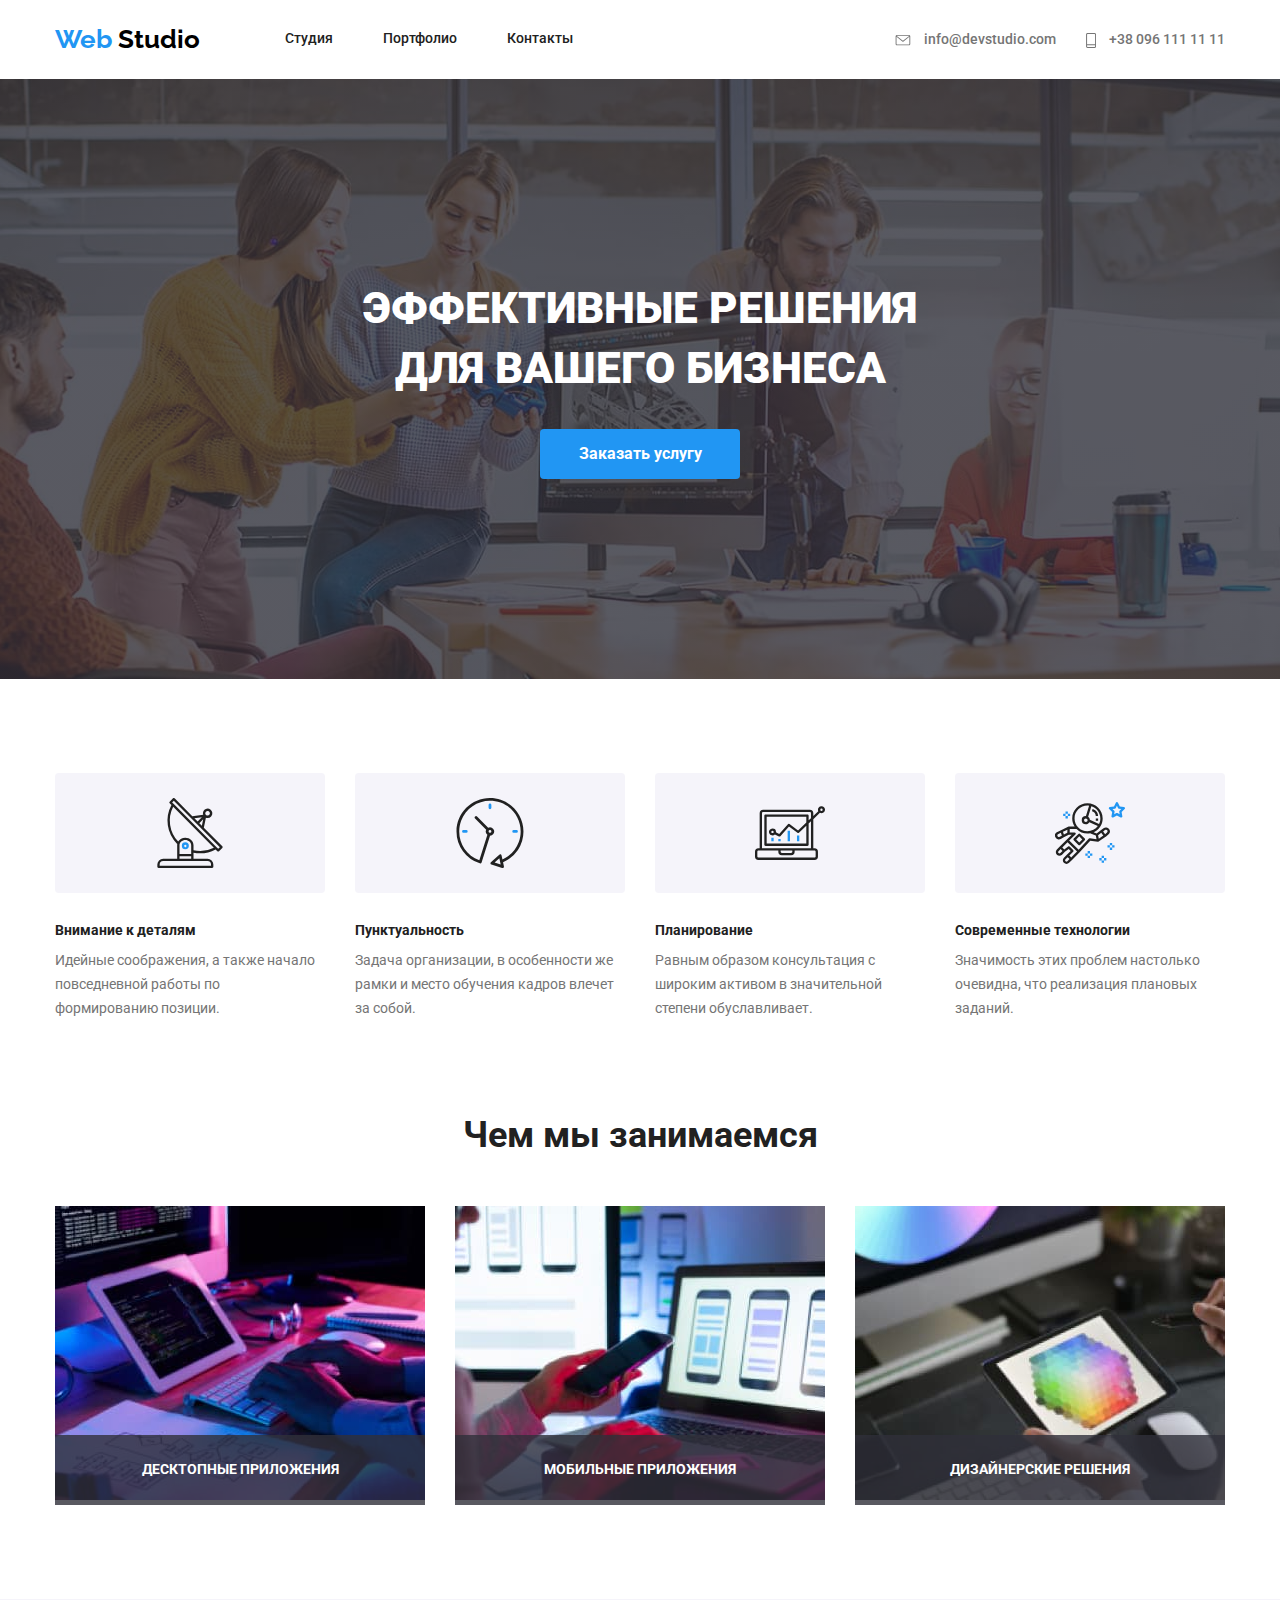
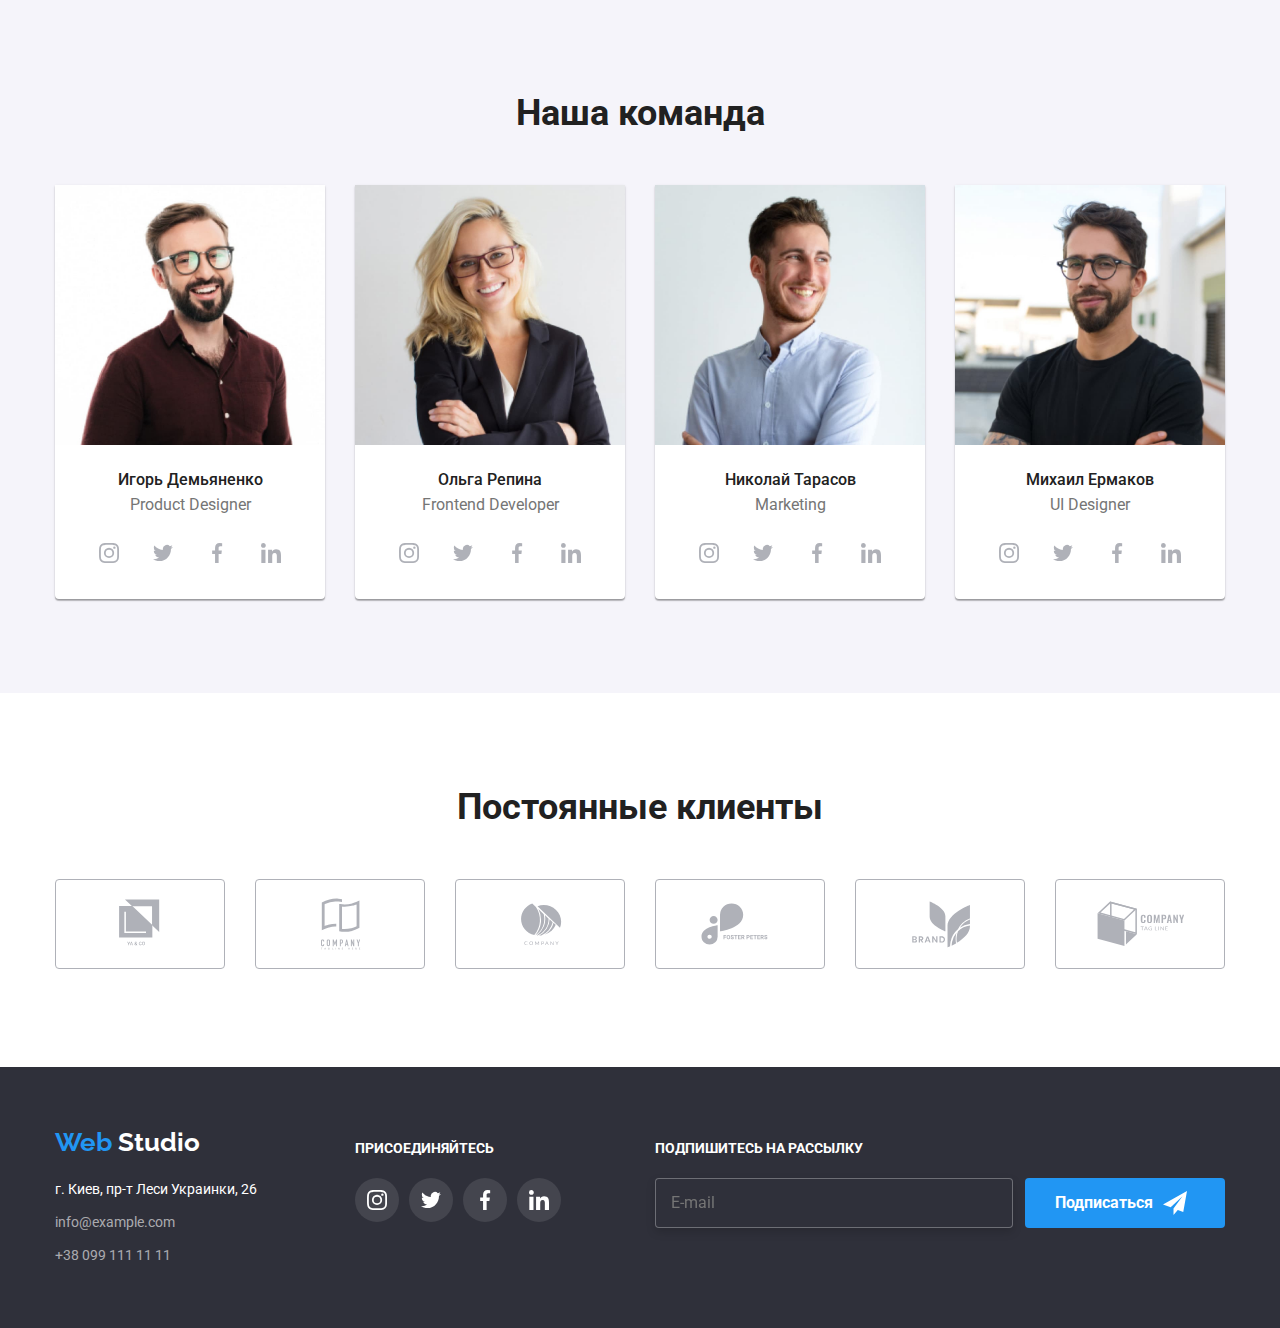
<file: index.html>
<!DOCTYPE html>
<html lang="en">
  <head>
    <meta charset="UTF-8" />
    <meta name="viewport" content="width=device-width, initial-scale=1.0" />
    <title>Студия</title>
    <link
      href="https://fonts.googleapis.com/css2?family=Raleway:wght@700&family=Roboto:wght@400;500;700;900&display=swap"
      rel="stylesheet"
    />
    <link
      rel="stylesheet"
      href="https://cdnjs.cloudflare.com/ajax/libs/modern-normalize/0.7.0/modern-normalize.min.css"
    />
    <link rel="stylesheet" href="./css/main.min.css" />
  </head>
  <body>
    <!--Шапка сайта-->

    <header>
      <div class="conteiner">
        <nav class="main-nav">
          <a href="" class="logo"
            >Web <span class="top-color-logo"> Studio</span>
          </a>

          <ul class="site-nav-list">
            <li class="item">
              <a href="" class="nav-link">Студия</a>
            </li>
            <li class="item">
              <a href="./portfolio.html" class="nav-link">Портфолио</a>
            </li>
            <li class="item"><a href="" class="nav-link">Контакты</a></li>
          </ul>

          <ul class="list">
            <li class="item">
              <a href="" class="mail">
                <svg class="icon-contacts" width="16" height="11">
                  <use href="./images/icons/sprite.svg#icon-logomail"></use>
                </svg>
                info@devstudio.com
              </a>
            </li>
            <li class="item">
              <a href="" class="tel">
                <svg class="icon-contacts" width="10" height="15">
                  <use href="./images/icons/sprite.svg#icon-logophone"></use>
                </svg>
                +38 096 111 11 11
              </a>
            </li>
          </ul>
        </nav>
      </div>
    </header>
    <main>
      <!--Герой-->

      <div class="overlay">
        <div class="conteiner">
          <section class="section">
            <h1 class="top-tittle">
              ЭФФЕКТИВНЫЕ РЕШЕНИЯ<br />
              ДЛЯ ВАШЕГО БИЗНЕСА
            </h1>
            <button data-modal-open class="tittle-button">
              Заказать услугу
            </button>
          </section>
        </div>
      </div>

      <!--Преимущества-->

      <section>
        <div class="conteiner features-conteiner">
          <h2 class="visually-hidden">Преимущества</h2>
          <ul class="features">
            <li class="item icon-attention">
              <h3>Внимание к деталям</h3>
              <p class="text">
                Идейные соображения, а также начало повседневной работы по
                формированию позиции.
              </p>
            </li>
            <li class="item icon-punctuality">
              <h3>Пунктуальность</h3>
              <p class="text">
                Задача организации, в особенности же рамки и место обучения
                кадров влечет за собой.
              </p>
            </li>
            <li class="item icon-planning">
              <h3>Планирование</h3>
              <p class="text">
                Равным образом консультация с широким активом в значительной
                степени обуславливает.
              </p>
            </li>
            <li class="item icon-technologies">
              <h3>Современные технологии</h3>
              <p class="text">
                Значимость этих проблем настолько очевидна, что реализация
                плановых заданий.
              </p>
            </li>
          </ul>
        </div>
      </section>

      <!--Чем мы занимаемся-->

      <section>
        <div class="conteiner">
          <h2 class="tittle">Чем мы занимаемся</h2>
          <ul class="projects-item">
            <li class="projects-elements">
              <div class="box-image">
                <img
                  src="./images/Desktop-applications.jpg"
                  alt=""
                  width="370"
                />
                <div class="text-position">
                  <h3 class="projects">ДЕСКТОПНЫЕ ПРИЛОЖЕНИЯ</h3>
                </div>
              </div>
            </li>
            <li class="projects-elements">
              <div class="box-image">
                <img
                  src="./images/Mobile-applications.jpg"
                  alt=""
                  width="370"
                />
                <div class="text-position">
                  <h3 class="projects">МОБИЛЬНЫЕ ПРИЛОЖЕНИЯ</h3>
                </div>
              </div>
            </li>
            <li class="projects-elements">
              <div class="box-image">
                <img src="./images/Design-Solutions.jpg" alt="" width="370" />
                <div class="text-position">
                  <h3 class="projects">ДИЗАЙНЕРСКИЕ РЕШЕНИЯ</h3>
                </div>
              </div>
            </li>
          </ul>
        </div>
      </section>

      <!--Наша команда-->

      <section class="team">
        <div class="conteiner">
          <h2 class="tittle">Наша команда</h2>

          <ul class="team-item">
            <li class="team-element">
              <img src="./images/Игорь-Демьяненко.jpg" alt="" width="270" />
              <h3 class="names">Игорь Демьяненко</h3>
              <p class="names-text">Product Designer</p>
              <ul class="social-links">
                <li class="social-element">
                  <a href="" class="social-icons-link">
                    <svg class="social-icon" width="20" height="20">
                      <use
                        href="./images/icons/sprite.svg#icon-instagram"
                      ></use>
                    </svg>
                  </a>
                </li>
                <li class="social-element">
                  <a href="" class="social-icons-link">
                    <svg class="social-icon" width="20" height="20">
                      <use href="./images/icons/sprite.svg#icon-twitter"></use>
                    </svg>
                  </a>
                </li>
                <li class="social-element">
                  <a href="" class="social-icons-link">
                    <svg class="social-icon" width="20" height="20">
                      <use href="./images/icons/sprite.svg#icon-facebook"></use>
                    </svg>
                  </a>
                </li>
                <li class="social-element">
                  <a href="" class="social-icons-link">
                    <svg class="social-icon" width="20" height="20">
                      <use href="./images/icons/sprite.svg#icon-linkedin"></use>
                    </svg>
                  </a>
                </li>
              </ul>
            </li>
            <li class="team-element">
              <img src="./images/Ольга-Репина.jpg" alt="" width="270" />
              <h3 class="names">Ольга Репина</h3>
              <p class="names-text">Frontend Developer</p>
              <ul class="social-links">
                <li class="social-element">
                  <a href="" class="social-icons-link">
                    <svg class="social-icon" width="20" height="20">
                      <use
                        href="./images/icons/sprite.svg#icon-instagram"
                      ></use>
                    </svg>
                  </a>
                </li>
                <li class="social-element">
                  <a href="" class="social-icons-link">
                    <svg class="social-icon" width="20" height="20">
                      <use href="./images/icons/sprite.svg#icon-twitter"></use>
                    </svg>
                  </a>
                </li>
                <li class="social-element">
                  <a href="" class="social-icons-link">
                    <svg class="social-icon" width="20" height="20">
                      <use href="./images/icons/sprite.svg#icon-facebook"></use>
                    </svg>
                  </a>
                </li>
                <li class="social-element">
                  <a href="" class="social-icons-link">
                    <svg class="social-icon" width="20" height="20">
                      <use href="./images/icons/sprite.svg#icon-linkedin"></use>
                    </svg>
                  </a>
                </li>
              </ul>
            </li>
            <li class="team-element">
              <img src="./images/Николай-Тарасов.jpg" alt="" width="270" />
              <h3 class="names">Николай Тарасов</h3>
              <p class="names-text">Marketing</p>
              <ul class="social-links">
                <li class="social-element">
                  <a href="" class="social-icons-link">
                    <svg class="social-icon" width="20" height="20">
                      <use
                        href="./images/icons/sprite.svg#icon-instagram"
                      ></use>
                    </svg>
                  </a>
                </li>
                <li class="social-element">
                  <a href="" class="social-icons-link">
                    <svg class="social-icon" width="20" height="20">
                      <use href="./images/icons/sprite.svg#icon-twitter"></use>
                    </svg>
                  </a>
                </li>
                <li class="social-element">
                  <a href="" class="social-icons-link">
                    <svg class="social-icon" width="20" height="20">
                      <use href="./images/icons/sprite.svg#icon-facebook"></use>
                    </svg>
                  </a>
                </li>
                <li class="social-element">
                  <a href="" class="social-icons-link">
                    <svg class="social-icon" width="20" height="20">
                      <use href="./images/icons/sprite.svg#icon-linkedin"></use>
                    </svg>
                  </a>
                </li>
              </ul>
            </li>
            <li class="team-element">
              <img src="./images/Михаил-Ермаков.jpg" alt="" width="270" />
              <h3 class="names">Михаил Ермаков</h3>
              <p class="names-text">UI Designer</p>
              <ul class="social-links">
                <li class="social-element">
                  <a href="" class="social-icons-link">
                    <svg class="social-icon" width="20" height="20">
                      <use
                        href="./images/icons/sprite.svg#icon-instagram"
                      ></use>
                    </svg>
                  </a>
                </li>
                <li class="social-element">
                  <a href="" class="social-icons-link">
                    <svg class="social-icon" width="20" height="20">
                      <use href="./images/icons/sprite.svg#icon-twitter"></use>
                    </svg>
                  </a>
                </li>
                <li class="social-element">
                  <a href="" class="social-icons-link">
                    <svg class="social-icon" width="20" height="20">
                      <use href="./images/icons/sprite.svg#icon-facebook"></use>
                    </svg>
                  </a>
                </li>
                <li class="social-element">
                  <a href="" class="social-icons-link">
                    <svg class="social-icon" width="20" height="20">
                      <use href="./images/icons/sprite.svg#icon-linkedin"></use>
                    </svg>
                  </a>
                </li>
              </ul>
            </li>
          </ul>
        </div>
      </section>

      <!--Постоянные клиенты-->

      <section class="clients">
        <div class="conteiner">
          <h2 class="tittle">Постоянные клиенты</h2>
          <ul class="clients-item">
            <li class="clients-element">
              <a href="" class="clients-icons-link">
                <svg class="clients-icon" width="170" height="90">
                  <use href="./images/icons/sprite.svg#icon-Client-1"></use>
                </svg>
              </a>
            </li>
            <li class="clients-element">
              <a href="" class="clients-icons-link">
                <svg class="clients-icon" width="170" height="90">
                  <use href="./images/icons/sprite.svg#icon-Client-2"></use>
                </svg>
              </a>
            </li>
            <li class="clients-element">
              <a href="" class="clients-icons-link">
                <svg class="clients-icon" width="170" height="90">
                  <use href="./images/icons/sprite.svg#icon-Client-3"></use>
                </svg>
              </a>
            </li>
            <li class="clients-element">
              <a href="" class="clients-icons-link">
                <svg class="clients-icon" width="170" height="90">
                  <use href="./images/icons/sprite.svg#icon-Client-4"></use>
                </svg>
              </a>
            </li>
            <li class="clients-element">
              <a href="" class="clients-icons-link">
                <svg class="clients-icon" width="170" height="90">
                  <use href="./images/icons/sprite.svg#icon-Client-5"></use>
                </svg>
              </a>
            </li>
            <li class="clients-element">
              <a href="" class="clients-icons-link">
                <svg class="clients-icon" width="170" height="90">
                  <use href="./images/icons/sprite.svg#icon-Client-6"></use>
                </svg>
              </a>
            </li>
          </ul>
        </div>
      </section>
    </main>

    <footer>
      <div class="conteiner footer-flex">
        <div class="adress-block">
          <a href="" class="logo"
            >Web<span class="footer-color-logo"> Studio</span></a
          >
          <address>
            <ul class="adress-list">
              <li class="adress-item adress-prime">
                <a href=""
                  ><span class="footer-adress"
                    >г. Киев, пр-т Леси Украинки, 26</span
                  ><br
                /></a>
              </li>
              <li class="adress-item">
                <a href="" class="footer-mail">info@example.com</a><br />
              </li>
              <li class="adress-item">
                <a href="" class="footer-mail">+38 099 111 11 11</a>
              </li>
            </ul>
          </address>
        </div>
        <div class="social-links-block">
          <b>присоединяйтесь</b>
          <ul class="social-links footer-social">
            <li class="social-element-footer">
              <a href="" class="social-icons-link footer-links">
                <svg class="social-icon footer-icon" width="20" height="20">
                  <use href="./images/icons/sprite.svg#icon-instagram"></use>
                </svg>
              </a>
            </li>
            <li class="social-element-footer">
              <a href="" class="social-icons-link footer-links">
                <svg class="social-icon footer-icon" width="20" height="20">
                  <use href="./images/icons/sprite.svg#icon-twitter"></use>
                </svg>
              </a>
            </li>
            <li class="social-element-footer">
              <a href="" class="social-icons-link footer-links">
                <svg class="social-icon footer-icon" width="20" height="20">
                  <use href="./images/icons/sprite.svg#icon-facebook"></use>
                </svg>
              </a>
            </li>
            <li class="social-element-footer">
              <a href="" class="social-icons-link footer-links">
                <svg class="social-icon footer-icon" width="20" height="20">
                  <use href="./images/icons/sprite.svg#icon-linkedin"></use>
                </svg>
              </a>
            </li>
          </ul>
        </div>

        <form class="form">
          <b>ПОДПИШИТЕСЬ НА РАССЫЛКУ</b>

          <div class="email-box">
            <div class="form-element">
              <label for="mail"></label>
              <input type="email" name="mail" id="mail" placeholder="E-mail" />
            </div>
            <button class="tittle-button footer-button">
              Подписаться
              <svg class="button-sign" width="24" height="24">
                <use href="./images/icons/sprite.svg#icon-sign"></use>
              </svg>
            </button>
          </div>
        </form>
      </div>
    </footer>
    <div class="backdrop is-hidden" data-modal>
      <div class="modal">
        <form class="modal-form">
          <b>Оставьте свои данные, мы вам перезвоним</b>
          <div class="form-field modal-top">
            <label class="label-text" for="name">Имя</label>
            <input class="contact-about-us" type="text" name="name" id="name" />
            <svg class="modal-icon" width="12" height="12">
              <use href="./images/icons/sprite.svg#icon-modal-name"></use>
            </svg>
          </div>
          <div class="form-field">
            <label class="label-text" for="tel">Телефон</label>
            <input class="contact-about-us" type="tel" name="tel" id="tel" />
            <svg class="modal-icon" width="13" height="13">
              <use href="./images/icons/sprite.svg#icon-modal-tel"></use>
            </svg>
          </div>
          <div class="form-field">
            <label class="label-text" for="mail">Почта</label>
            <input
              class="contact-about-us"
              type="email"
              name="mail"
              id="mail"
            />
            <svg class="modal-icon" width="15" height="12">
              <use href="./images/icons/sprite.svg#icon-modal-mail"></use>
            </svg>
          </div>
          <div class="form-field">
            <label for="comment" class="label-text">Комментарий</label>
            <textarea
              name="comment"
              id="comment"
              rows="8"
              placeholder="Введите текст"
            ></textarea>
          </div>
          <div class="form-field">
            <label>
              <input class="checkbox" type="checkbox" name="accept" />
              <span class="checkbox-icon"></span>
              <span class="license">
                Соглашаюсь с рассылкой и принимаю
                <a class="license-link" href=""> Условия договора </a></span
              >
            </label>
          </div>
          <button class="tittle-button mod">Отправить</button>
        </form>

        <button data-modal-close class="btn-close">
          <svg width="11" height="11">
            <use href="./images/icons/sprite.svg#icon-close"></use>
          </svg>
        </button>
      </div>
      <script src="./js/modal.js"></script>
      <script>
        (() => {
          document
            .querySelector(".js-speaker-form")
            .addEventListener("submit", (e) => {
              e.preventDefault();

              new FormData(e.currentTarget).forEach((value, name) =>
                console.log(`${name}: ${value}`)
              );

              e.currentTarget.reset();
            });
        })();
      </script>
    </div>
  </body>
</html>
</file>
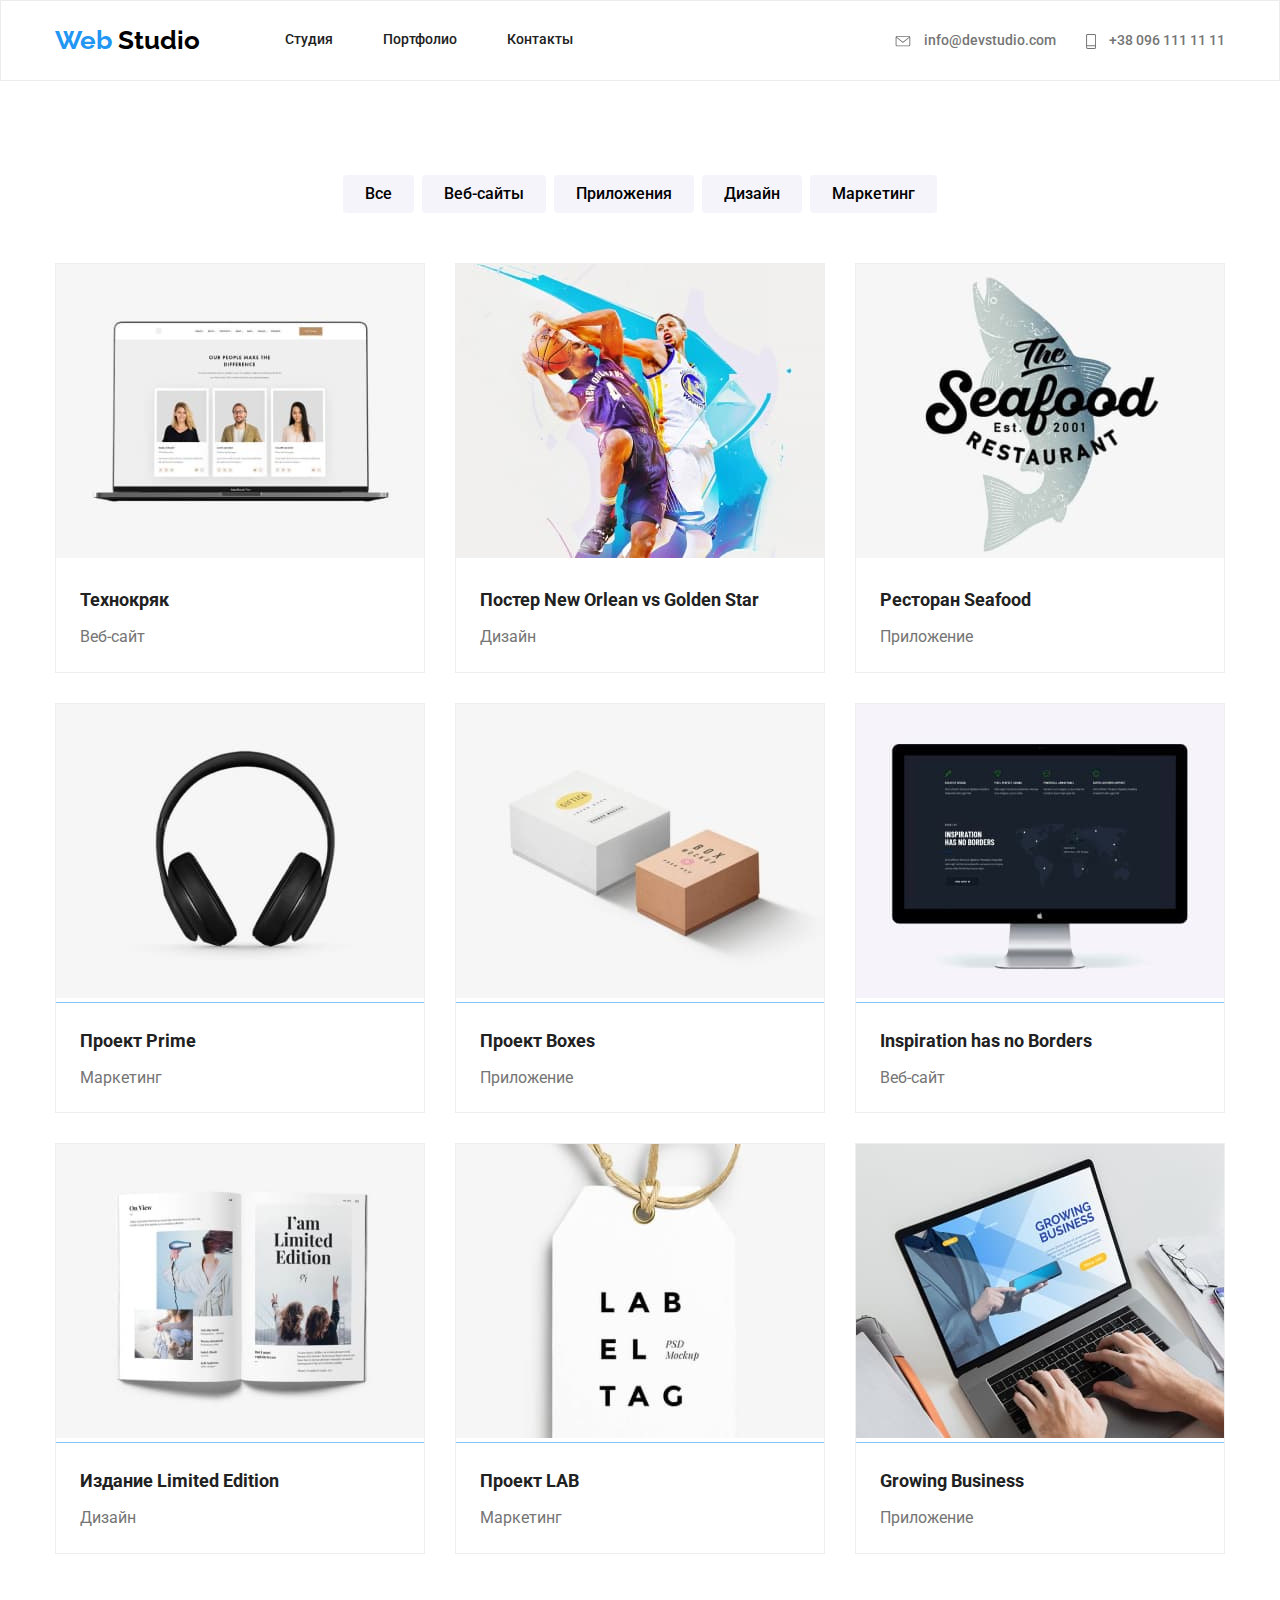
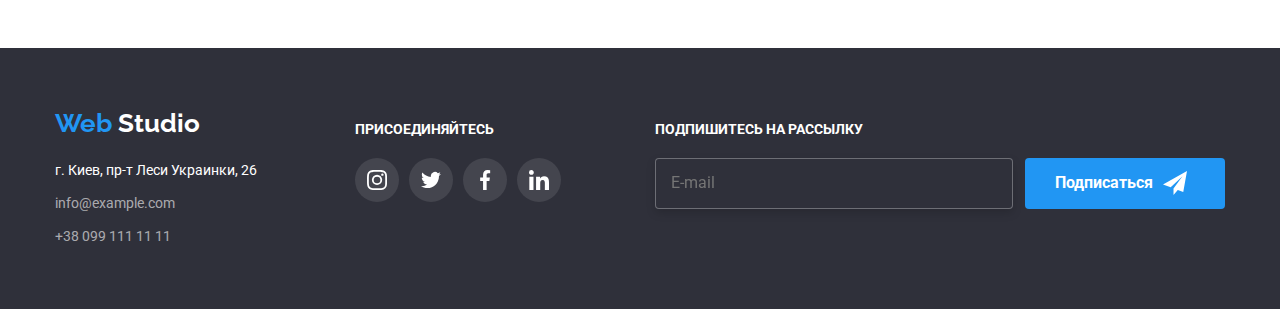
<file: portfolio.html>
<!DOCTYPE html>
<html lang="en">
  <head>
    <meta charset="UTF-8" />
    <meta name="viewport" content="width=device-width, initial-scale=1.0" />
    <title>Портфолио</title>
    <link
      href="https://fonts.googleapis.com/css2?family=Raleway:wght@700&family=Roboto:wght@400;500;700&display=swap"
      rel="stylesheet"
    />
    <link
      rel="stylesheet"
      href="https://cdnjs.cloudflare.com/ajax/libs/modern-normalize/0.7.0/modern-normalize.min.css"
    />
    <link rel="stylesheet" href="./css/main.min.css" />
  </head>
  <body>
    <!--Шапка сайта-->

    <header class="page-header">
      <div class="conteiner">
        <nav class="main-nav">
          <a href="" class="logo padding-logo"
            >Web<span class="top-color-logo"> Studio</span></a
          >
          <ul class="site-nav-list">
            <li class="item">
              <a href="./index.html" class="nav-link">Студия</a>
            </li>
            <li class="item"><a href="" class="nav-link">Портфолио</a></li>
            <li class="item"><a href="" class="nav-link">Контакты</a></li>
          </ul>
          <ul class="list">
            <li class="item">
              <a href="" class="mail">
                <svg class="icon-contacts" width="16" height="11">
                  <use href="./images/icons/sprite.svg#icon-logomail"></use>
                </svg>
                info@devstudio.com
              </a>
            </li>
            <li class="item">
              <a href="" class="tel">
                <svg class="icon-contacts" width="10" height="15">
                  <use href="./images/icons/sprite.svg#icon-logophone"></use>
                </svg>
                +38 096 111 11 11
              </a>
            </li>
          </ul>
        </nav>
      </div>
    </header>

    <!--Фильтры-->

    <main>
      <div class="conteiner">
        <h1 class="visually-hidden">Портфолио</h1>
        <ul class="filter-list">
          <li class="button-element">
            <button class="buttons" type="button">Все</button>
          </li>
          <li class="button-element">
            <button class="buttons" type="button">Веб-сайты</button>
          </li>
          <li class="button-element">
            <button class="buttons" type="button">Приложения</button>
          </li>
          <li class="button-element">
            <button class="buttons" type="button">Дизайн</button>
          </li>
          <li class="button-element">
            <button class="buttons" type="button">Маркетинг</button>
          </li>
        </ul>

        <!--Наши проекты-->
        <ul class="portfolio">
          <li class="portfolio-elements">
            <a href="">
              <div class="portfolio-overlay">
                <img src="./images/Технокряк.jpg" alt="Технокряк" />
                <div class="text-overlay">
                  <p class="paragraf">
                    Технокряк это современная площадка распространения
                    коронавируса. Компании используют эту платформу для
                    цифрового шпионажа и атак на защищённые сервера конкурентов.
                  </p>
                </div>
              </div>
              <div class="portfolio-text">
                <h2>Технокряк</h2>
                <p>Веб-сайт</p>
              </div>
            </a>
          </li>

          <li class="portfolio-elements">
            <a href="">
              <div class="portfolio-overlay">
                <img
                  src="./images/Постер-New-Orlean-vs-Golden-Star.jpg"
                  alt="Постер New Orlean vs Golden Star"
                />
                <div class="text-overlay">
                  <p class="paragraf">
                    Технокряк это современная площадка распространения
                    коронавируса. Компании используют эту платформу для
                    цифрового шпионажа и атак на защищённые сервера конкурентов.
                  </p>
                </div>
              </div>
              <div class="portfolio-text">
                <h2>Постер New Orlean vs Golden Star</h2>
                <p>Дизайн</p>
              </div>
            </a>
          </li>

          <li class="portfolio-elements">
            <a href="">
              <div class="portfolio-overlay">
                <img
                  src="./images/Ресторан-Seafood.jpg"
                  alt="Ресторан Seafood"
                />
                <div class="text-overlay">
                  <p class="paragraf">
                    Технокряк это современная площадка распространения
                    коронавируса. Компании используют эту платформу для
                    цифрового шпионажа и атак на защищённые сервера конкурентов.
                  </p>
                </div>
              </div>
              <div class="portfolio-text">
                <h2>Ресторан Seafood</h2>
                <p>Приложение</p>
              </div>
            </a>
          </li>

          <li class="portfolio-elements">
            <a href="">
              <div class="portfolio-overlay">
                <img src="./images/Проект-Prime.jpg" alt="Проект Prime" />
                <div class="text-overlay">
                  <p class="paragraf">
                    Технокряк это современная площадка распространения
                    коронавируса. Компании используют эту платформу для
                    цифрового шпионажа и атак на защищённые сервера конкурентов.
                  </p>
                </div>
              </div>
              <div class="portfolio-text">
                <h2>Проект Prime</h2>
                <p>Маркетинг</p>
              </div>
            </a>
          </li>

          <li class="portfolio-elements">
            <a href="">
              <div class="portfolio-overlay">
                <img src="./images/Проект-Boxes.jpg" alt="Проект Boxes" />
                <div class="text-overlay">
                  <p class="paragraf">
                    Технокряк это современная площадка распространения
                    коронавируса. Компании используют эту платформу для
                    цифрового шпионажа и атак на защищённые сервера конкурентов.
                  </p>
                </div>
              </div>
              <div class="portfolio-text">
                <h2>Проект Boxes</h2>
                <p>Приложение</p>
              </div>
            </a>
          </li>

          <li class="portfolio-elements">
            <a href="">
              <div class="portfolio-overlay">
                <img
                  src="./images/Inspiration-has-no-Borders.jpg"
                  alt="Inspiration has no Borders"
                />
                <div class="text-overlay">
                  <p class="paragraf">
                    Технокряк это современная площадка распространения
                    коронавируса. Компании используют эту платформу для
                    цифрового шпионажа и атак на защищённые сервера конкурентов.
                  </p>
                </div>
              </div>
              <div class="portfolio-text">
                <h2>Inspiration has no Borders</h2>
                <p>Веб-сайт</p>
              </div>
            </a>
          </li>

          <li class="portfolio-elements">
            <a href="">
              <div class="portfolio-overlay">
                <img
                  src="./images/Издание-Limited-Edition.jpg"
                  alt="Издание Limited Edition"
                />
                <div class="text-overlay">
                  <p class="paragraf">
                    Технокряк это современная площадка распространения
                    коронавируса. Компании используют эту платформу для
                    цифрового шпионажа и атак на защищённые сервера конкурентов.
                  </p>
                </div>
              </div>
              <div class="portfolio-text">
                <h2>Издание Limited Edition</h2>
                <p>Дизайн</p>
              </div>
            </a>
          </li>

          <li class="portfolio-elements">
            <a href="">
              <div class="portfolio-overlay">
                <img src="./images/Проект-LAB.jpg" alt="Проект LAB" />
                <div class="text-overlay">
                  <p class="paragraf">
                    Технокряк это современная площадка распространения
                    коронавируса. Компании используют эту платформу для
                    цифрового шпионажа и атак на защищённые сервера конкурентов.
                  </p>
                </div>
              </div>
              <div class="portfolio-text">
                <h2>Проект LAB</h2>
                <p>Маркетинг</p>
              </div>
            </a>
          </li>

          <li class="portfolio-elements">
            <a href="">
              <div class="portfolio-overlay">
                <img
                  src="./images/Growing-Business.jpg"
                  alt="Growing Business"
                />
                <div class="text-overlay">
                  <p class="paragraf">
                    Технокряк это современная площадка распространения
                    коронавируса. Компании используют эту платформу для
                    цифрового шпионажа и атак на защищённые сервера конкурентов.
                  </p>
                </div>
              </div>
              <div class="portfolio-text">
                <h2>Growing Business</h2>
                <p>Приложение</p>
              </div>
            </a>
          </li>
        </ul>
      </div>
    </main>

    <footer>
      <div class="conteiner footer-flex">
        <div class="adress-block">
          <a href="" class="logo"
            >Web<span class="footer-color-logo"> Studio</span></a
          >
          <address>
            <ul class="adress-list">
              <li class="adress-item adress-prime">
                <a href=""
                  ><span class="footer-adress"
                    >г. Киев, пр-т Леси Украинки, 26</span
                  ><br
                /></a>
              </li>
              <li class="adress-item">
                <a href="" class="footer-mail">info@example.com</a><br />
              </li>
              <li class="adress-item">
                <a href="" class="footer-mail">+38 099 111 11 11</a>
              </li>
            </ul>
          </address>
        </div>
        <div class="social-links-block">
          <b>присоединяйтесь</b>
          <ul class="social-links footer-social">
            <li class="social-element-footer">
              <a href="" class="social-icons-link footer-links">
                <svg class="social-icon footer-icon" width="20" height="20">
                  <use href="./images/icons/sprite.svg#icon-instagram"></use>
                </svg>
              </a>
            </li>
            <li class="social-element-footer">
              <a href="" class="social-icons-link footer-links">
                <svg class="social-icon footer-icon" width="20" height="20">
                  <use href="./images/icons/sprite.svg#icon-twitter"></use>
                </svg>
              </a>
            </li>
            <li class="social-element-footer">
              <a href="" class="social-icons-link footer-links">
                <svg class="social-icon footer-icon" width="20" height="20">
                  <use href="./images/icons/sprite.svg#icon-facebook"></use>
                </svg>
              </a>
            </li>
            <li class="social-element-footer">
              <a href="" class="social-icons-link footer-links">
                <svg class="social-icon footer-icon" width="20" height="20">
                  <use href="./images/icons/sprite.svg#icon-linkedin"></use>
                </svg>
              </a>
            </li>
          </ul>
        </div>

        <form class="form">
          <b>ПОДПИШИТЕСЬ НА РАССЫЛКУ</b>

          <div class="email-box">
            <div class="form-element">
              <label for="mail"></label>
              <input type="email" name="mail" id="mail" placeholder="E-mail" />
            </div>
            <button class="tittle-button footer-button">
              Подписаться
              <svg class="button-sign" width="24" height="24">
                <use href="./images/icons/sprite.svg#icon-sign"></use>
              </svg>
            </button>
          </div>
        </form>
      </div>
    </footer>
  </body>
</html>
</file>
<file: css/main.min.css>
body{font-family:"Roboto", sans-serif}.conteiner{width:1200px;padding-left:15px;padding-right:15px;margin-right:auto;margin-left:auto}ul{list-style:none}.overlay{height:600px;max-width:1600px;margin-left:auto;margin-right:auto;background-size:cover;background-position:center;background-color:#212121;background-image:-webkit-gradient(linear, left top, right top, from(rgba(47,48,58,0.8)), to(rgba(47,48,58,0.8))),url(../images/Header.jpg);background-image:linear-gradient(to right, rgba(47,48,58,0.8), rgba(47,48,58,0.8)),url(../images/Header.jpg)}.section{text-align:center;padding-top:200px;padding-bottom:200px}.visually-hidden{position:absolute !important;clip:rect(1px 1px 1px 1px);clip:rect(1px, 1px, 1px, 1px);padding:0 !important;border:0 !important;height:1px !important;width:1px !important;overflow:hidden}h3{font-weight:700;font-size:14px;line-height:1.14;color:#212121;margin-top:30px;margin-bottom:10px}h2{margin-bottom:4px;margin-top:0;font-weight:700;font-size:18px;line-height:2;color:#212121}p{margin:0;font-size:16px;line-height:1.87;color:#757575}footer{background-color:#2f303a}b{font-weight:700;font-size:14px;line-height:1.14;color:#fff}button{font-family:inherit}a{text-decoration:none}.top-tittle{margin-top:0;margin-bottom:30px;font-weight:900;font-size:44px;line-height:1.36;color:#fff}.tittle{font-weight:700;font-size:36px;line-height:1.16;color:#212121;margin-top:0;margin-bottom:50px;text-align:center}.logo{font-family:"Raleway", sans-serif;font-weight:700;font-size:26px;line-height:1.19;color:#2196f3}.top-color-logo{color:#000000}.footer-color-logo{color:#fff}.tittle-button{display:inline-block;min-width:200px;border:0px;border-radius:4px;padding:10px 32px;font-weight:700;font-size:16px;line-height:1.87;cursor:pointer;color:#fff;background-color:#2196f3}.button-element:not(:last-child){margin-right:8px}.buttons{padding:6px 22px;font-weight:500;font-size:16px;line-height:1.62;background-color:#f5f4fa;border:0px;border-radius:4px}.buttons:hover,.buttons:focus{color:#fff;background-color:#2196f3}.button-sign{margin-left:10px;fill:#fff}.main-nav{display:-webkit-box;display:-ms-flexbox;display:flex;-webkit-box-align:center;-ms-flex-align:center;align-items:center}.site-nav-list{display:-webkit-box;display:-ms-flexbox;display:flex;font-weight:500;font-size:14px;line-height:1.14;padding-left:0;margin-left:85px;margin-top:0;margin-bottom:0}.site-nav-list .item:not(:last-child){margin-right:50px}.list{display:-webkit-box;display:-ms-flexbox;display:flex;padding-left:0;margin-top:0;margin-bottom:0;margin-left:auto}.list .item:not(:last-child){margin-right:30px}.features-conteiner{margin-top:94px}.features{display:-webkit-box;display:-ms-flexbox;display:flex;-ms-flex-wrap:wrap;flex-wrap:wrap;margin-top:0;margin-bottom:94px;padding-left:0}.features .item{width:270px}.features .item:not(:last-child){margin-right:30px}.features .item::before{display:block;content:"";height:120px;background-color:#f5f4fa;background-size:contain;background-position:center;background-repeat:no-repeat;background-size:70px 70px;border-radius:4px}.icon-attention::before{background-image:url(../images/icons/antenna.svg)}.icon-punctuality::before{background-image:url(../images/icons/clock.svg)}.icon-planning::before{background-image:url(../images/icons/diagram.svg)}.icon-technologies::before{background-image:url(../images/icons/astronaut.svg)}.text{font-size:14px;line-height:1.71;color:#757575;margin-top:0;margin-bottom:0}.projects{color:#fff;margin:0;padding:27px;text-align:center}.projects-item{margin-top:0;margin-bottom:94px;padding-left:0;display:-webkit-box;display:-ms-flexbox;display:flex;-ms-flex-wrap:wrap;flex-wrap:wrap}.projects-elements{width:370px}.projects-item .projects-elements:not(:last-child){margin-right:30px}.box-image{position:relative}.text-position{position:absolute;bottom:0;left:0;width:100%;height:70px;background:rgba(47,48,58,0.8)}.team{padding-top:94px;padding-bottom:94px;background-color:#f5f4fa}.team-item{display:-webkit-box;display:-ms-flexbox;display:flex;-ms-flex-wrap:wrap;flex-wrap:wrap;margin-top:0;margin-bottom:0;padding-left:0}.team-element{width:270px;background-color:#fff;-webkit-box-shadow:0px 2px 1px rgba(0,0,0,0.2),0px 1px 1px rgba(0,0,0,0.14),0px 1px 3px rgba(0,0,0,0.12);box-shadow:0px 2px 1px rgba(0,0,0,0.2),0px 1px 1px rgba(0,0,0,0.14),0px 1px 3px rgba(0,0,0,0.12);border-radius:0px 0px 4px 4px}.team-item .team-element:not(:last-child){margin-right:30px}.names{font-weight:500;font-size:16px;line-height:1.18px;text-align:center;color:#212121;margin-top:30px;margin-bottom:16px}.names-text{font-size:16px;line-height:1.18;text-align:center;color:#757575;margin-top:10;margin-bottom:16px}.social-links{margin-top:16px;margin-bottom:24px;padding-right:32px;padding-left:32px;display:-webkit-box;display:-ms-flexbox;display:flex;-ms-flex-wrap:wrap;flex-wrap:wrap}.social-element{width:44px}.social-element:not(:last-child){margin-right:10px}.social-icons-link{display:-webkit-inline-box;display:-ms-inline-flexbox;display:inline-flex;-webkit-box-pack:center;-ms-flex-pack:center;justify-content:center;-webkit-box-align:center;-ms-flex-align:center;align-items:center;width:44px;height:44px;background:#fff;border-radius:50%}.social-icons-link:hover,.social-icons-link:focus{background-color:#2196f3;-webkit-transition:-webkit-transform 3s cubic-bezier(0.4, 0, 0.2, 1);transition:-webkit-transform 3s cubic-bezier(0.4, 0, 0.2, 1);transition:transform 3s cubic-bezier(0.4, 0, 0.2, 1);transition:transform 3s cubic-bezier(0.4, 0, 0.2, 1), -webkit-transform 3s cubic-bezier(0.4, 0, 0.2, 1)}.social-icons-link:hover .social-icon,.social-icons-link:focus .social-icon{fill:#fff;-webkit-transition:-webkit-transform 3s cubic-bezier(0.4, 0, 0.2, 1);transition:-webkit-transform 3s cubic-bezier(0.4, 0, 0.2, 1);transition:transform 3s cubic-bezier(0.4, 0, 0.2, 1);transition:transform 3s cubic-bezier(0.4, 0, 0.2, 1), -webkit-transform 3s cubic-bezier(0.4, 0, 0.2, 1)}.social-icon{fill:#afb1b8}.social-links-block{width:206px;margin-top:72px;margin-bottom:100px;margin-right:94px}.social-links-block b{text-transform:uppercase}.footer-icon{fill:#fff}.footer-links{background-color:rgba(255,255,255,0.1)}.social-element-footer:not(:last-child){margin-right:10px}.footer-flex{display:-webkit-box;display:-ms-flexbox;display:flex}.footer-mail{font-style:normal;font-size:14px;line-height:1.71;color:rgba(255,255,255,0.6)}.footer-adress{font-style:normal;font-size:14px;line-height:1.71;color:#fff}.footer-social{margin-top:20px;margin-bottom:0;padding:0}.form{width:570px;margin-top:72px;margin-bottom:94px}.form-element input{width:358px;margin-right:12px;padding:15px;background:#2f303a;border:1px solid rgba(255,255,255,0.3);-webkit-filter:drop-shadow(0px 4px 4px rgba(0,0,0,0.15));filter:drop-shadow(0px 4px 4px rgba(0,0,0,0.15));border-radius:4px}.email-box{display:-webkit-box;display:-ms-flexbox;display:flex;margin-top:20px}.footer-button{display:-webkit-inline-box;display:-ms-inline-flexbox;display:inline-flex;-webkit-box-align:center;-ms-flex-align:center;align-items:center;padding:10px 30px;cursor:pointer}.clients{padding-top:94px;padding-bottom:94px}.clients-item{display:-webkit-box;display:-ms-flexbox;display:flex;-ms-flex-wrap:wrap;flex-wrap:wrap;padding-left:0;margin-top:0;margin-bottom:0}.clients-element{width:170px;border-radius:4px}.clients-element:not(:last-child){margin-right:30px}.clients-icon{border:1px solid #afb1b8;border-radius:4px;fill:#afb1b8}.clients-icons-link:hover .clients-icon,.clients-icons-link:focus .clients-icon{fill:#2196f3;border-color:#2196f3}.page-header{margin-bottom:94px;border:1px solid #ececec}.nav-link{display:inline-block;padding-top:31px;padding-bottom:32px;position:relative;color:#212121}.nav-link::after{content:"";position:absolute;left:0;bottom:0;display:block;width:100%;height:4px;background-color:#2196f3;-webkit-transform:scale(0);transform:scale(0);-webkit-transition:-webkit-transform 250ms cubic-bezier(0.4, 0, 0.2, 1);transition:-webkit-transform 250ms cubic-bezier(0.4, 0, 0.2, 1);transition:transform 250ms cubic-bezier(0.4, 0, 0.2, 1);transition:transform 250ms cubic-bezier(0.4, 0, 0.2, 1), -webkit-transform 250ms cubic-bezier(0.4, 0, 0.2, 1)}.nav-link:hover::after{-webkit-transform:scale(1);transform:scale(1)}.nav-link:hover,.nav-link:focus{color:#2196f3}.icon-contacts{margin-right:10px;vertical-align:middle;fill:#757575}.mail:hover .icon-contacts,.mail:focus .icon-contacts{fill:#2196f3}.tel:hover .icon-contacts,.tel:focus .icon-contacts{fill:#2196f3}.mail{font-weight:500;font-size:14px;line-height:1.14;color:#757575}.mail:hover,.mail:focus{color:#2196f3}.tel{font-weight:500;font-size:14px;line-height:1.14;color:#757575}.tel:hover,.tel:focus{color:#2196f3}.filter-list{display:-webkit-box;display:-ms-flexbox;display:flex;padding-left:0;-webkit-box-pack:center;-ms-flex-pack:center;justify-content:center;margin-bottom:50px;margin-top:0}.portfolio{display:-webkit-box;display:-ms-flexbox;display:flex;-ms-flex-wrap:wrap;flex-wrap:wrap;margin-bottom:94px;margin-top:0;padding:0}.portfolio-elements{width:370px;margin-right:30px;border:1px solid #eeeeee}.portfolio-elements:hover .text-overlay{-webkit-transform:translateY(0);transform:translateY(0)}.portfolio-elements:hover{-webkit-box-shadow:0px 1px 1px rgba(0,0,0,0.12),0px 4px 4px rgba(0,0,0,0.06),1px 4px 6px rgba(0,0,0,0.16);box-shadow:0px 1px 1px rgba(0,0,0,0.12),0px 4px 4px rgba(0,0,0,0.06),1px 4px 6px rgba(0,0,0,0.16)}.portfolio-elements:nth-child(3n){margin-right:0}.portfolio-elements:not(:nth-last-child(-n+3)){margin-bottom:30px}.portfolio-overlay{position:relative;overflow:hidden}.text-overlay{position:absolute;top:0;left:0;padding:63px 24px;width:100%;height:100%;background:rgba(33,150,243,0.9);-webkit-transform:translateY(100%);transform:translateY(100%);-webkit-transition:-webkit-transform 250ms cubic-bezier(0.4, 0, 0.2, 1);transition:-webkit-transform 250ms cubic-bezier(0.4, 0, 0.2, 1);transition:transform 250ms cubic-bezier(0.4, 0, 0.2, 1);transition:transform 250ms cubic-bezier(0.4, 0, 0.2, 1), -webkit-transform 250ms cubic-bezier(0.4, 0, 0.2, 1)}.portfolio-text{padding:20px 24px}.paragraf{font-size:18px;line-height:1.55;color:#fff}.adress-list{margin:0;padding:0}.adress-item:not(:last-child){margin-bottom:9px}.adress-prime{margin-top:20px}.adress-block{width:231px;margin-top:60px;margin-bottom:60px;margin-right:69px}.modal-form{width:448px;margin-top:40px;margin-bottom:40px;margin-left:auto;margin-right:auto}.form-field{display:-webkit-box;display:-ms-flexbox;display:flex;-webkit-box-orient:vertical;-webkit-box-direction:normal;-ms-flex-direction:column;flex-direction:column;width:448px}.form-field:not(:nth-child(5)){margin-bottom:10px}.form-field:nth-child(5){margin-bottom:20px}textarea{width:100%;height:120px;resize:none;padding:12px 16px;border:1px solid rgba(33,33,33,0.2);border-radius:4px}textarea::-webkit-input-placeholder{color:rgba(117,117,117,0.5)}textarea:-ms-input-placeholder{color:rgba(117,117,117,0.5)}textarea::-ms-input-placeholder{color:rgba(117,117,117,0.5)}textarea::placeholder{color:rgba(117,117,117,0.5)}textarea:focus{outline:none;border-color:#2196f3}.label-text{font-size:12px;color:#757575;margin-bottom:4px}.backdrop{position:fixed;top:0;left:0;width:100%;height:100%;background-color:rgba(0,0,0,0.2);opacity:1;-webkit-transition:opacity 250ms cubic-bezier(0.4, 0, 0.2, 1);transition:opacity 250ms cubic-bezier(0.4, 0, 0.2, 1)}.backdrop.is-hidden{opacity:0;pointer-events:none}.backdrop.is-hidden .modal{-webkit-transform:translate(-50% -50%) scale(0.9);transform:translate(-50% -50%) scale(0.9);opacity:0}.modal{position:absolute;width:528px;height:581px;top:50%;left:50%;background:#ffffff;-webkit-box-shadow:0px 1px 3px rgba(0,0,0,0.12),0px 1px 1px rgba(0,0,0,0.14),0px 2px 1px rgba(0,0,0,0.2);box-shadow:0px 1px 3px rgba(0,0,0,0.12),0px 1px 1px rgba(0,0,0,0.14),0px 2px 1px rgba(0,0,0,0.2);border-radius:4px;-webkit-transform:translate(-50%, -50%) scale(1);transform:translate(-50%, -50%) scale(1);-webkit-transition:-webkit-transform 250ms cubic-bezier(0.4, 0, 0.2, 1);transition:-webkit-transform 250ms cubic-bezier(0.4, 0, 0.2, 1);transition:transform 250ms cubic-bezier(0.4, 0, 0.2, 1);transition:transform 250ms cubic-bezier(0.4, 0, 0.2, 1), -webkit-transform 250ms cubic-bezier(0.4, 0, 0.2, 1)}.modal-form b{font-size:20px;line-height:1, 15;color:#212121;margin-left:15px;margin-right:15px}.btn-close{display:inline-block;position:absolute;top:8px;right:8px;width:30px;height:30px;cursor:pointer;background:#ffffff;border:1px solid rgba(0,0,0,0.1);border-radius:50%}.btn-close:hover svg,.btn-close:focus svg{fill:#2196f3}.modal-top{margin-top:12px}.modal-icon{position:absolute;top:32px;left:15px}.form-field{position:relative}.form-field .form-field input{padding:9px 15px;padding-left:42px}.mod{margin-top:23px;margin-left:124px;margin-right:124px}.contact-about-us{border:1px solid rgba(33,33,33,0.2);border-radius:4px;padding:10px 15px 10px 42px}input:focus{outline:none;border-color:#2196f3}input:focus+.modal-icon{fill:#2196f3}.license{font-size:14px;line-height:24px;letter-spacing:0.03em;color:#757575;vertical-align:middle}.license-link{text-decoration:underline;color:#2196f3}.checkbox{-webkit-appearance:none;-moz-appearance:none;appearance:none;position:absolute}.checkbox:checked+.checkbox-icon{background-color:#2196f3;border-color:transparent;background-image:url(../images/icons/icon-check.svg);background-size:contain;background-repeat:no-repeat;background-origin:border-box}.checkbox-icon{display:inline-block;width:16px;height:15px;border:2px solid #212121;border-radius:2px;margin-right:7px;margin-left:11px;vertical-align:middle;-webkit-transition:-webkit-transform 250ms cubic-bezier(0.4, 0, 0.2, 1);transition:-webkit-transform 250ms cubic-bezier(0.4, 0, 0.2, 1);transition:transform 250ms cubic-bezier(0.4, 0, 0.2, 1);transition:transform 250ms cubic-bezier(0.4, 0, 0.2, 1), -webkit-transform 250ms cubic-bezier(0.4, 0, 0.2, 1)}
/*# sourceMappingURL=main.min.css.map */
</file>
